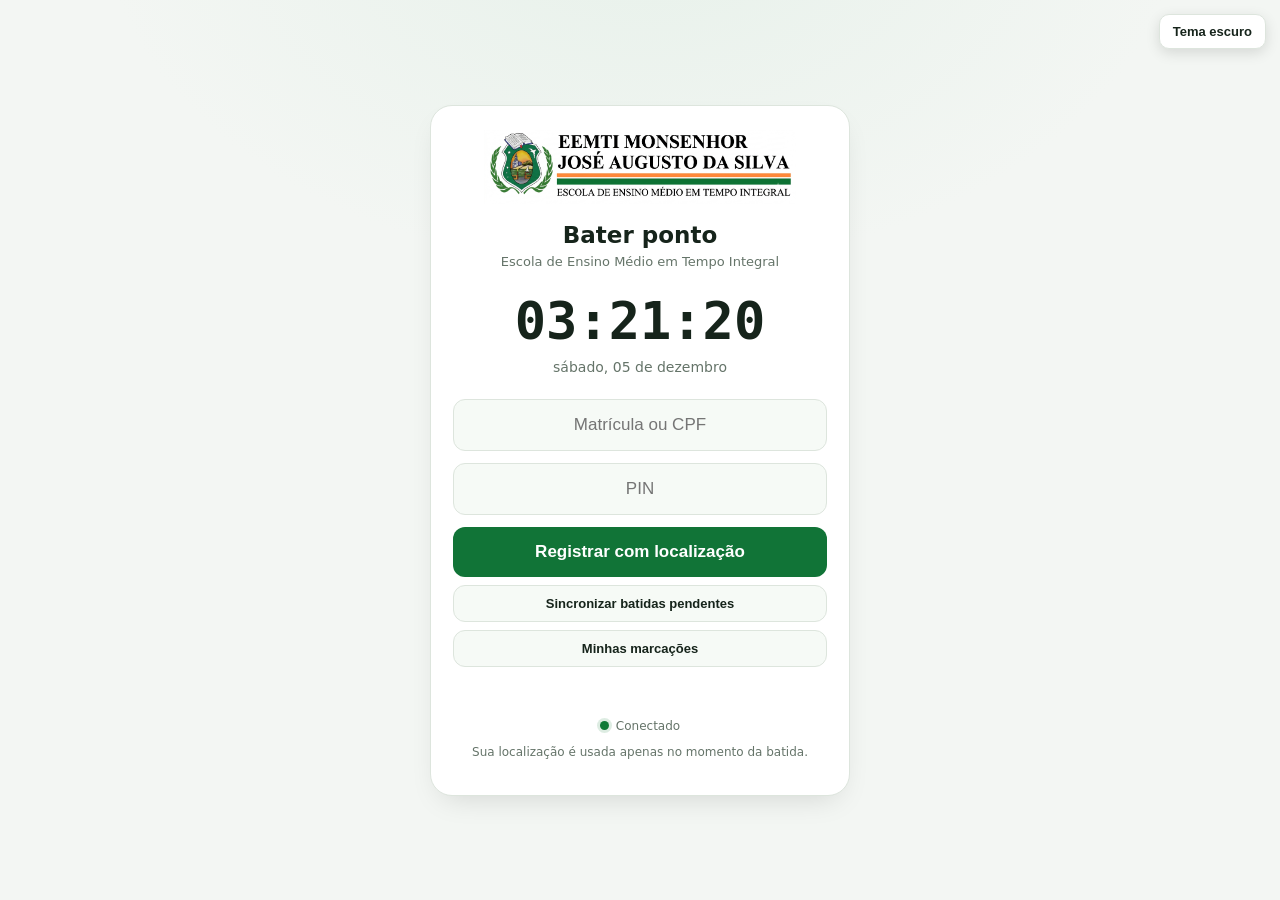
<file: index.html>
<!doctype html>
<html lang="pt-BR">
<head>
  <meta charset="utf-8">
  <meta name="viewport" content="width=device-width, initial-scale=1">
  <meta http-equiv="refresh" content="0; url=mobile.html">
  <title>EEMTI Ponto</title>
</head>
<body></body>
</html>
</file>
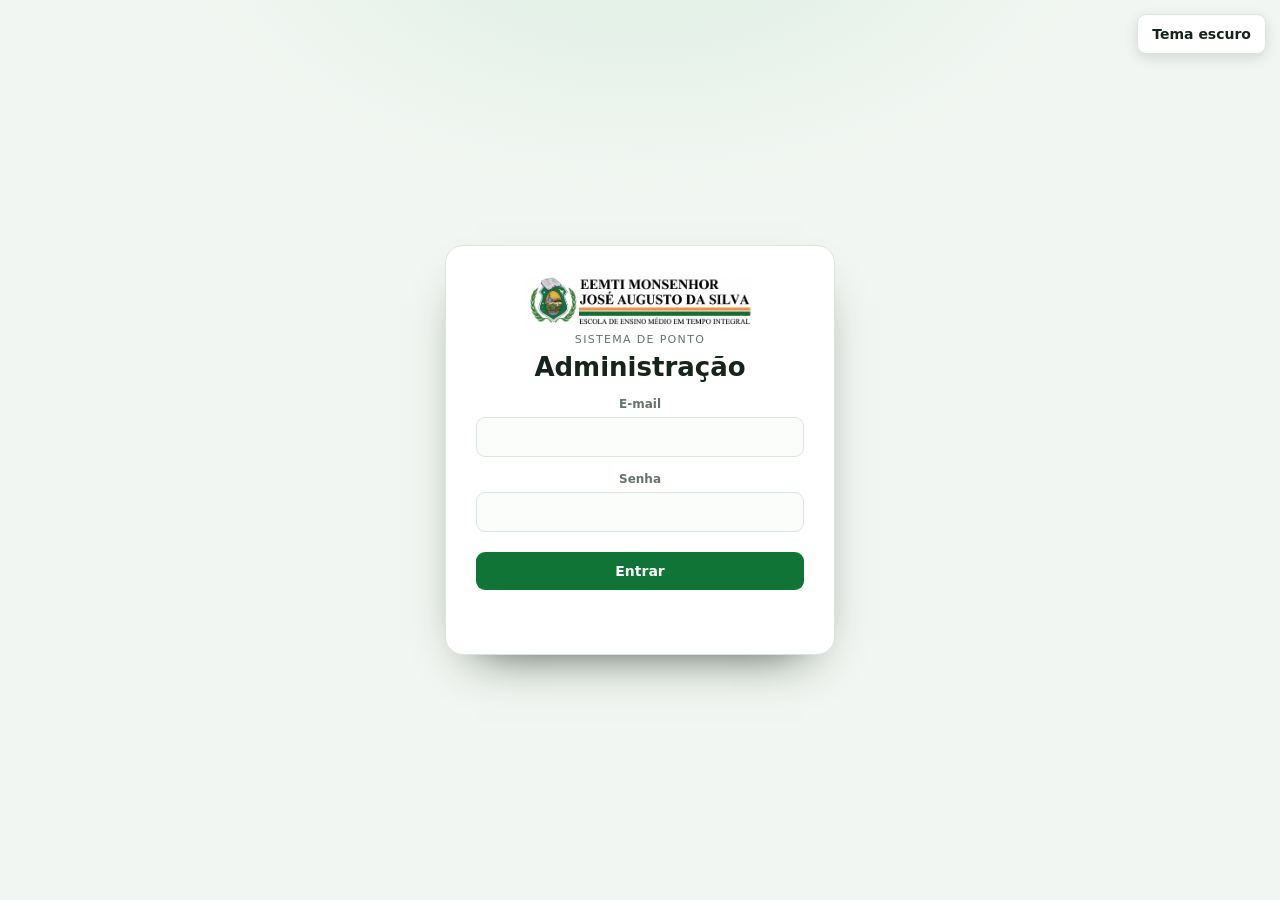
<file: admin.html>
<!doctype html>
<html lang="pt-BR">
<head>
  <meta charset="utf-8">
  <meta name="viewport" content="width=device-width, initial-scale=1">
  <meta name="theme-color" content="#117437">
  <link rel="stylesheet" href="app/admin.css?v=14">
  <title>Administração | EEMTI Ponto</title>
</head>
<body>
  <main id="login-view" class="login-view">
    <button id="login-theme" class="theme-toggle" type="button">Tema escuro</button>
    <form id="login-form" class="login-card">
      <img src="assets/logo-eemti.png" alt="EEMTI Monsenhor José Augusto da Silva">
      <p class="eyebrow">Sistema de ponto</p>
      <h1>Administração</h1>
      <label for="email">E-mail</label>
      <input id="email" type="email" autocomplete="email" required>
      <label for="password">Senha</label>
      <input id="password" type="password" autocomplete="current-password" required>
      <button id="login-button" type="button">Entrar</button>
      <p id="login-message" class="message"></p>
    </form>
  </main>

  <main id="app-view" class="app-view" hidden>
    <aside>
      <img src="assets/logo-eemti.png" alt="EEMTI Monsenhor José Augusto da Silva">
      <p class="eyebrow">Administração</p>
      <nav>
        <button class="nav active" data-page="dashboard">Visão geral</button>
        <button class="nav" data-page="employees">Funcionários</button>
        <button class="nav" data-page="departments">Departamentos</button>
        <button class="nav" data-page="positions">Cargos</button>
        <button class="nav" data-page="schedules">Jornadas</button>
        <button class="nav" data-page="geofences">Geocercas</button>
        <button class="nav" data-page="espelho">Espelho de ponto</button>
        <button class="nav" data-page="resumo">Resumo mensal</button>
        <button class="nav" data-page="atrasos">Atrasos</button>
        <button class="nav" data-page="faltas">Faltas</button>
        <button class="nav" data-page="assiduidade">Assiduidade</button>
        <button class="nav" data-page="fora-cerca">Fora da cerca</button>
        <button class="nav" data-page="ausencias">Ausências</button>
        <button class="nav" data-page="ocorrencias">Ocorrências</button>
        <button class="nav" data-page="offline">Monitor offline</button>
        <button class="nav" data-page="batidas">Batidas</button>
        <button class="nav" data-page="manutencao">Manutenção de ponto</button>
        <button class="nav" data-page="holidays">Feriados</button>
        <button class="nav" data-page="motivos">Motivos</button>
        <button class="nav" data-page="profiles">Acessos</button>
        <button class="nav" data-page="opcoes">Opções</button>
      </nav>
      <div class="account"><strong id="account-name"></strong><button id="theme" class="link">Tema escuro</button><button id="logout" class="link">Sair</button></div>
    </aside>
    <section class="content">
      <header><div><p class="eyebrow" id="page-eyebrow">Administração</p><h1 id="page-title">Visão geral</h1></div><button id="refresh" class="secondary">Atualizar</button></header>
      <p id="app-message" class="message"></p>

      <section id="dashboard-page" class="page active">
        <div class="kpis">
          <article><strong id="total-employees">0</strong><span>Funcionários ativos</span></article>
          <article><strong id="today-punches">0</strong><span>Batidas hoje</span></article>
          <article><strong id="outside-punches">0</strong><span>Fora da geocerca hoje</span></article>
          <article><strong id="active-geofences">0</strong><span>Geocercas ativas</span></article>
        </div>
        <article class="panel"><h2>Últimas batidas</h2><div class="table-wrap"><table><thead><tr><th>Horário</th><th>Funcionário</th><th>Canal</th><th>Localização</th></tr></thead><tbody id="recent-punches"></tbody></table></div></article>
      </section>

      <section id="employees-page" class="page">
        <div class="two-columns">
          <form id="employee-form" class="panel"><h2>Cadastrar / editar funcionário</h2><div class="row employee-pair"><div><label>Matrícula *<input id="employee-enrollment" required></label></div><div><label>Nome *<input id="employee-name" required></label></div></div><div class="row"><div><label>CPF<input id="employee-cpf"></label></div><div><label>PIS<input id="employee-pis"></label></div><div><label>Sexo<select id="employee-sex"><option value="">—</option><option>Masculino</option><option>Feminino</option><option>Outro</option></select></label></div><div><label>Nascimento<input id="employee-birth" type="date"></label></div></div><div class="row employee-pair"><div><label>Departamento<select id="employee-department"></select></label></div><div><label>Cargo<select id="employee-position"></select></label></div></div><div class="row"><div><label>Jornada<select id="employee-schedule"></select></label></div><div><label>Admissão<input id="employee-admission" type="date"></label></div><div><label>Salário<input id="employee-salary" type="number" step="0.01" min="0"></label></div><div><label>Situação<select id="employee-active"><option value="true">Ativo</option><option value="false">Inativo</option></select></label></div></div><div class="row employee-pair"><div><label>Código de barras<input id="employee-barcode"></label></div><div><label id="employee-pin-label">PIN<input id="employee-pin" type="password" inputmode="numeric" autocomplete="new-password" placeholder="Vazio = manter"></label></div></div><div class="row employee-pair"><div><label>Endereço<input id="employee-address"></label></div><div><label>Bairro<input id="employee-neighborhood"></label></div></div><div class="row"><div><label>Cidade<input id="employee-city"></label></div><div><label>CEP<input id="employee-cep"></label></div><div><label>Telefone<input id="employee-phone"></label></div><div><label>Celular<input id="employee-mobile"></label></div></div><div class="actions"><button>Salvar funcionário</button><button type="button" class="mini" data-action="clear-employee">Limpar</button></div></form>
          <article class="panel"><h2>Funcionários cadastrados</h2><div class="table-wrap"><table><thead><tr><th>Matrícula</th><th>Nome</th><th>Departamento</th><th>Status</th><th>Ações</th></tr></thead><tbody id="employees-list"></tbody></table></div></article>
        </div>
      </section>

      <section id="departments-page" class="page">
        <div class="two-columns">
          <form id="department-form" class="panel"><h2>Novo departamento</h2><input type="hidden" id="department-id"><label>Nome<input id="department-name" required></label><button>Salvar departamento</button></form>
          <article class="panel"><h2>Departamentos</h2><div class="table-wrap"><table><thead><tr><th>Nome</th><th>Funcionários</th><th>Ações</th></tr></thead><tbody id="departments-list"></tbody></table></div></article>
        </div>
      </section>

      <section id="positions-page" class="page">
        <div class="two-columns">
          <form id="position-form" class="panel"><h2>Novo cargo</h2><input type="hidden" id="position-id"><label>Nome<input id="position-name" required></label><button>Salvar cargo</button></form>
          <article class="panel"><h2>Cargos</h2><div class="table-wrap"><table><thead><tr><th>Nome</th><th>Funcionários</th><th>Ações</th></tr></thead><tbody id="positions-list"></tbody></table></div></article>
        </div>
      </section>

      <section id="schedules-page" class="page">
        <div class="two-columns">
          <form id="schedule-form" class="panel"><h2>Nova jornada</h2><input type="hidden" id="schedule-id"><label>Nome<input id="schedule-name" required></label><div class="row"><div><label>Entrada<input id="schedule-entry" type="time"></label></div><div><label>Saída<input id="schedule-exit" type="time"></label></div></div><div class="row"><div><label>Intervalo — início<input id="schedule-break-start" type="time"></label></div><div><label>Intervalo — fim<input id="schedule-break-end" type="time"></label></div></div><div class="row"><div><label>Carga diária (min)<input id="schedule-minutes" type="number" min="0" value="480"></label></div><div><label>Tolerância (min)<input id="schedule-tolerance" type="number" min="0" value="10"></label></div></div><button>Salvar jornada</button></form>
          <article class="panel"><h2>Jornadas</h2><div class="table-wrap"><table><thead><tr><th>Nome</th><th>Entrada</th><th>Saída</th><th>Intervalo</th><th>Carga</th><th>Tolerância</th><th>Ações</th></tr></thead><tbody id="schedules-list"></tbody></table></div></article>
        </div>
      </section>

      <section id="geofences-page" class="page">
        <div class="two-columns">
          <form id="geofence-form" class="panel"><h2>Nova geocerca</h2><label>Nome<input id="geofence-name" required></label><label>Latitude<input id="geofence-latitude" type="number" step="0.0000001" required></label><label>Longitude<input id="geofence-longitude" type="number" step="0.0000001" required></label><label>Raio em metros<input id="geofence-radius" type="number" min="1" required></label><button>Salvar geocerca</button></form>
          <article class="panel"><h2>Geocercas cadastradas</h2><div class="table-wrap"><table><thead><tr><th>Nome</th><th>Coordenadas</th><th>Raio</th><th>Status</th><th>Ações</th></tr></thead><tbody id="geofences-list"></tbody></table></div></article>
        </div>
      </section>

      <section id="espelho-page" class="page">
        <article class="panel"><h2>Espelho de ponto</h2><div class="row"><div><label>Funcionário<select id="espelho-employee"></select></label></div><div><label>Mês<input id="espelho-month" type="month"></label></div></div><div class="actions"><button id="espelho-run" class="secondary">Gerar espelho</button><button id="espelho-print" class="secondary">Imprimir / PDF</button><button id="espelho-csv" class="secondary">Exportar CSV</button></div><div class="table-wrap"><table id="espelho-table"><thead><tr><th>Data</th><th>Hora</th><th>Entrada prev.</th><th>Saída prev.</th><th>Intervalo</th><th>Origem</th><th>Cerca</th></tr></thead><tbody id="espelho-list"></tbody></table></div></article>
      </section>

      <section id="resumo-page" class="page">
        <article class="panel"><h2>Resumo mensal</h2><div class="row"><div><label>Mês<input id="resumo-month" type="month"></label></div></div><div class="actions"><button id="resumo-run" class="secondary">Gerar resumo</button><button id="resumo-print" class="secondary">Imprimir / PDF</button><button id="resumo-csv" class="secondary">Exportar CSV</button></div><div id="resumo-kpis" class="kpis"></div><div class="table-wrap"><table id="resumo-table"><thead><tr><th>Funcionário</th><th>Depto</th><th>Trab.</th><th>Faltas</th><th>Atrasos</th><th>Horas trab.</th><th>Horas esper.</th><th>Saldo</th></tr></thead><tbody id="resumo-list"></tbody></table></div><h2>Por departamento</h2><div class="table-wrap"><table id="resumo-deptos-table"><thead><tr><th>Departamento</th><th>Funcionários</th><th>Horas trabalhadas</th><th>Horas esperadas</th><th>% cumprido</th><th>Saldo</th></tr></thead><tbody id="resumo-deptos-list"></tbody></table></div></article>
      </section>

      <section id="atrasos-page" class="page">
        <article class="panel"><h2>Atrasos</h2><div class="row"><div><label>Início<input id="atrasos-start" type="date"></label></div><div><label>Fim<input id="atrasos-end" type="date"></label></div></div><div class="actions"><button id="atrasos-run" class="secondary">Gerar relatório</button><button id="atrasos-print" class="secondary">Imprimir / PDF</button><button id="atrasos-csv" class="secondary">Exportar CSV</button></div><div id="atrasos-kpis" class="kpis"></div><h2>Resumo por funcionário</h2><div class="table-wrap"><table id="atrasos-func-table"><thead><tr><th>Matrícula</th><th>Nome</th><th>Departamento</th><th>Dias com atraso</th><th>Minutos perdidos</th></tr></thead><tbody id="atrasos-func-list"></tbody></table></div><h2>Atrasos no período</h2><div class="table-wrap"><table id="atrasos-table"><thead><tr><th>Funcionário</th><th>Previsto</th><th>Data</th><th>Batida</th><th>Atraso</th></tr></thead><tbody id="atrasos-list"></tbody></table></div></article>
      </section>

      <section id="faltas-page" class="page">
        <article class="panel"><h2>Faltas</h2><div class="row"><div><label>Início<input id="faltas-start" type="date"></label></div><div><label>Fim<input id="faltas-end" type="date"></label></div></div><div class="actions"><button id="faltas-run" class="secondary">Gerar relatório</button><button id="faltas-print" class="secondary">Imprimir / PDF</button><button id="faltas-csv" class="secondary">Exportar CSV</button></div><div id="faltas-kpis" class="kpis"></div><h2>Resumo por funcionário</h2><div class="table-wrap"><table id="faltas-func-table"><thead><tr><th>Matrícula</th><th>Nome</th><th>Faltas</th><th>Abonadas</th><th>Não abonadas</th></tr></thead><tbody id="faltas-func-list"></tbody></table></div><h2>Faltas no período</h2><div class="table-wrap"><table id="faltas-table"><thead><tr><th>Data</th><th>Matrícula</th><th>Nome</th><th>Tipo</th><th>Situação</th></tr></thead><tbody id="faltas-list"></tbody></table></div></article>
      </section>

      <section id="assiduidade-page" class="page">
        <article class="panel"><h2>Assiduidade</h2><div class="row"><div><label>Funcionário<select id="assiduidade-employee"></select></label></div><div><label>Início<input id="assiduidade-start" type="date"></label></div><div><label>Fim<input id="assiduidade-end" type="date"></label></div></div><div class="actions"><button id="assiduidade-run" class="secondary">Gerar</button><button id="assiduidade-print" class="secondary">Imprimir / PDF</button><button id="assiduidade-csv" class="secondary">Exportar CSV</button></div><div class="table-wrap"><table id="assiduidade-table"><thead><tr><th>Indicador</th><th>Valor</th></tr></thead><tbody id="assiduidade-list"></tbody></table></div></article>
      </section>

      <section id="fora-cerca-page" class="page">
        <article class="panel"><h2>Batidas fora da cerca</h2><div class="row"><div><label>Início<input id="fora-cerca-start" type="date"></label></div><div><label>Fim<input id="fora-cerca-end" type="date"></label></div></div><div class="actions"><button id="fora-cerca-run" class="secondary">Gerar relatório</button><button id="fora-cerca-print" class="secondary">Imprimir / PDF</button><button id="fora-cerca-csv" class="secondary">Exportar CSV</button></div><div id="fora-cerca-kpis" class="kpis"></div><h2>Resumo por funcionário</h2><div class="table-wrap"><table id="fora-cerca-func-table"><thead><tr><th>Matrícula</th><th>Nome</th><th>Batidas fora</th></tr></thead><tbody id="fora-cerca-func-list"></tbody></table></div><h2>Batidas fora no período</h2><div class="table-wrap"><table id="fora-cerca-table"><thead><tr><th>Data</th><th>Hora</th><th>Matrícula</th><th>Nome</th><th>Origem</th><th>Distância</th></tr></thead><tbody id="fora-cerca-list"></tbody></table></div></article>
      </section>

      <section id="ausencias-page" class="page">
        <div class="two-columns">
          <form id="absence-form" class="panel"><h2>Registrar ausência</h2><input type="hidden" id="absence-id"><label>Matrícula ou CPF<input id="absence-enrollment" required></label><label>Data<input id="absence-date" type="date" required></label><label>Tipo<select id="absence-type"><option value="falta">Falta</option><option value="atestado">Atestado</option><option value="férias">Férias</option><option value="folga">Folga</option></select></label><label class="check"><input id="absence-excused" type="checkbox"> Abonada</label><label>Motivo<input id="absence-reason"></label><button>Salvar ausência</button><button type="button" class="mini" data-action="clear-absence">Novo / limpar</button></form>
          <article class="panel"><h2>Ausências registradas</h2><div class="table-wrap"><table><thead><tr><th>Data</th><th>Matrícula</th><th>Nome</th><th>Tipo</th><th>Abonada</th><th>Motivo</th><th>Ações</th></tr></thead><tbody id="absences-list"></tbody></table></div></article>
        </div>
      </section>

      <section id="ocorrencias-page" class="page">
        <div class="two-columns">
          <form id="occurrence-form" class="panel"><h2>Registrar ocorrência</h2><input type="hidden" id="occurrence-id"><label>Matrícula ou CPF<input id="occurrence-enrollment" required></label><label>Data<input id="occurrence-date" type="date" required></label><label>Tipo<input id="occurrence-type" placeholder="Ex.: advertência, elogio"></label><label>Descrição<input id="occurrence-description" required></label><button>Salvar ocorrência</button><button type="button" class="mini" data-action="clear-occurrence">Novo / limpar</button></form>
          <article class="panel"><h2>Ocorrências registradas</h2><div class="table-wrap"><table><thead><tr><th>Data</th><th>Matrícula</th><th>Nome</th><th>Tipo</th><th>Descrição</th><th>Registrado por</th><th>Ações</th></tr></thead><tbody id="occurrences-list"></tbody></table></div></article>
        </div>
      </section>

      <section id="motivos-page" class="page">
        <div class="two-columns">
          <form id="reason-form" class="panel"><h2>Cadastrar motivo</h2><input type="hidden" id="reason-id"><label>Descrição<input id="reason-description" required></label><label>Categoria<select id="reason-category"><option value="ajuste">Ajuste</option><option value="falta">Falta</option><option value="abono">Abono</option></select></label><label class="check"><input id="reason-active" type="checkbox" checked> Ativo</label><button>Salvar motivo</button><button type="button" class="mini" data-action="clear-reason">Novo / limpar</button></form>
          <article class="panel"><h2>Motivos</h2><div class="table-wrap"><table><thead><tr><th>Descrição</th><th>Categoria</th><th>Status</th><th>Ações</th></tr></thead><tbody id="reasons-list"></tbody></table></div></article>
        </div>
      </section>

      <section id="offline-page" class="page">
        <article class="panel"><h2>Monitor offline</h2><p class="muted">Batidas capturadas sem conexão e sincronizadas depois.</p><div class="actions"><button id="offline-print" class="secondary">Imprimir / PDF</button><button id="offline-csv" class="secondary">Exportar CSV</button></div><div class="table-wrap"><table id="offline-table"><thead><tr><th>Funcionário</th><th>Origem</th><th>Capturada em</th><th>Sincronizada em</th><th>Registro</th></tr></thead><tbody id="offline-list"></tbody></table></div></article>
      </section>

      <section id="batidas-page" class="page">
        <article class="panel"><h2>Batidas</h2><p class="muted">Lista e exclui batidas registradas (a exclusão fica registrada em ajustes).</p><div class="row"><div><label>Início<input id="batidas-start" type="date"></label></div><div><label>Fim<input id="batidas-end" type="date"></label></div></div><div class="actions"><button id="batidas-run" class="secondary">Listar batidas</button><button id="batidas-print" class="secondary">Imprimir / PDF</button><button id="batidas-csv" class="secondary">Exportar CSV</button></div><div class="table-wrap"><table id="batidas-table"><thead><tr><th>Data/hora</th><th>Funcionário</th><th>Origem</th><th>Offline</th><th>Cerca</th><th>Dist.</th><th>Status</th><th>Ações</th></tr></thead><tbody id="batidas-list"></tbody></table></div></article>
      </section>

      <section id="manutencao-page" class="page">
        <article class="panel"><h2>Incluir batida manual</h2><p class="muted">Corrige esquecimento de batida. Fica registrado em ajustes como inclusão manual.</p><div class="row"><div><label>Matrícula ou CPF<input id="manut-enrollment" required></label></div><div><label>Data e hora<input id="manut-datetime" type="datetime-local" required></label></div><div><label>Motivo<input id="manut-reason" placeholder="Ex.: esqueceu de bater"></label></div></div><div class="actions"><button id="manut-save" class="secondary">Incluir batida</button></div></article>
        <article class="panel"><h2>Batidas do funcionário</h2><div class="row"><div><label>Matrícula ou CPF<input id="manut-enrollment-list" required></label></div><div><label>De<input id="manut-start" type="date"></label></div><div><label>Até<input id="manut-end" type="date"></label></div></div><div class="actions"><button id="manut-run" class="secondary">Listar batidas</button><button id="manut-print" class="secondary">Imprimir / PDF</button><button id="manut-csv" class="secondary">Exportar CSV</button></div><div class="table-wrap"><table id="manut-table"><thead><tr><th>Data/hora</th><th>Funcionário</th><th>Origem</th><th>Offline</th><th>Cerca</th><th>Dist.</th><th>Status</th><th>Ações</th></tr></thead><tbody id="manut-list"></tbody></table></div></article>
      </section>

      <section id="holidays-page" class="page">
        <div class="two-columns">
          <form id="holiday-form" class="panel"><h2>Novo feriado</h2><label>Data<input id="holiday-date" type="date" required></label><label>Descrição<input id="holiday-description" required></label><label>Tipo<select id="holiday-type"><option value="national">Nacional</option><option value="municipal">Municipal</option><option value="school">Escolar</option></select></label><button>Salvar feriado</button></form>
          <article class="panel"><h2>Feriados</h2><div class="table-wrap"><table><thead><tr><th>Data</th><th>Descrição</th><th>Tipo</th><th>Ações</th></tr></thead><tbody id="holidays-list"></tbody></table></div></article>
        </div>
      </section>

      <section id="profiles-page" class="page">
        <div class="two-columns">
          <form id="profile-form" class="panel"><h2>Vincular acesso</h2><label>E-mail<input id="profile-email" type="email" required></label><label>Senha inicial (cria a conta no Supabase Auth, se não existir)<input id="profile-password" type="password" autocomplete="new-password"></label><div class="row"><div><label>Perfil<select id="profile-role"><option value="admin">Administrador</option><option value="operator">Operador</option></select></label></div><div><label>Nome de exibição<input id="profile-name"></label></div></div><label class="check"><input id="profile-active" type="checkbox" checked> Acesso ativo</label><button>Salvar acesso</button></form>
          <article class="panel"><h2>Acessos</h2><div class="table-wrap"><table><thead><tr><th>E-mail</th><th>Nome</th><th>Perfil</th><th>Status</th><th>Ações</th></tr></thead><tbody id="profiles-list"></tbody></table></div></article>
        </div>
        <article class="panel"><h2>Trocar minha senha</h2><div class="row"><div><label>Nova senha<input id="password-new" type="password" autocomplete="new-password"></label></div><div><label>Confirmar nova senha<input id="password-confirm" type="password" autocomplete="new-password"></label></div></div><button id="password-change" class="secondary" type="button">Atualizar minha senha</button></article>
      </section>

      <section id="opcoes-page" class="page">
        <article class="panel"><h2>Mensagem ao funcionário</h2><p class="muted">Aparece no Mobile e no Quiosque quando o funcionário bate o ponto.</p><label>Mensagem<input id="setting-message" placeholder="Ex.: Bom trabalho!"></label><button id="save-message" class="secondary" type="button">Salvar mensagem</button></article>
        <article class="panel"><h2>Parâmetros</h2><div class="row"><div><label>Tolerância padrão (min)<input id="setting-tolerance" type="number" min="0"></label></div><div><label>E-mail de alerta<input id="setting-alert-email" type="email" placeholder="nome@escola.com"></label></div></div><button id="save-parameters" class="secondary" type="button">Salvar parâmetros</button></article>
        <article class="panel"><h2>Parâmetros cadastrados</h2><div class="table-wrap"><table><thead><tr><th>Chave</th><th>Valor</th><th>Atualizado em</th></tr></thead><tbody id="settings-list"></tbody></table></div></article>
      </section>
    </section>
  </main>
  <script src="app/admin-config.js?v=1"></script>
  <script src="app/admin.js?v=17"></script>
</body>
</html>
</file>
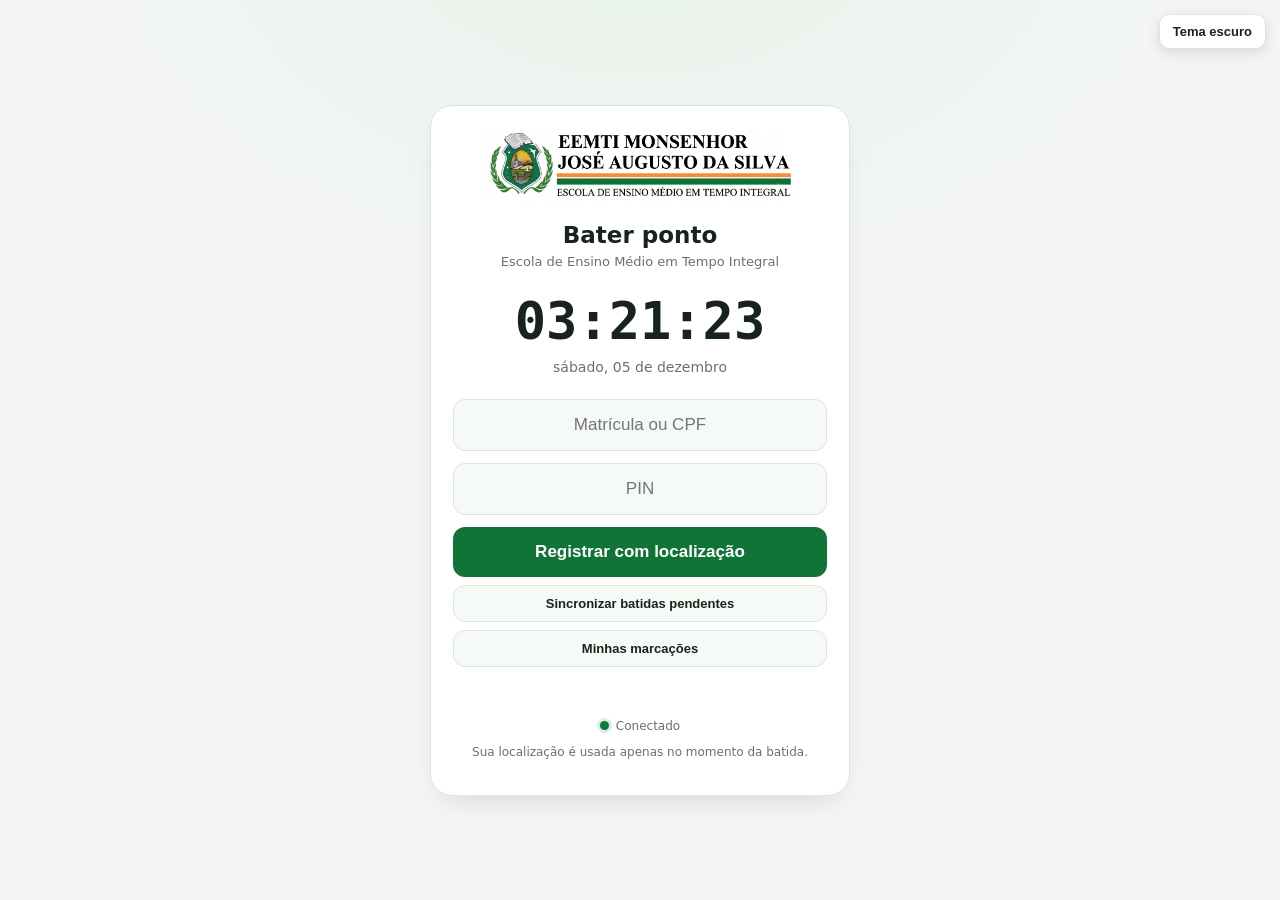
<file: mobile.html>
<!doctype html>
<html lang="pt-BR"><head><meta charset="utf-8"><meta name="viewport" content="width=device-width,initial-scale=1"><meta name="theme-color" content="#117437"><link rel="manifest" href="manifest.webmanifest"><link rel="stylesheet" href="app/styles.css?v=11"><title>Bater ponto</title></head>
<body data-channel="mobile"><button id="theme-toggle" class="theme-toggle" type="button">Tema escuro</button><main class="card"><img class="marca" src="assets/logo-eemti.png" alt="EEMTI Monsenhor José Augusto da Silva"><h1>Bater ponto</h1><div class="sub">Escola de Ensino Médio em Tempo Integral</div><div id="clock" class="clock"></div><div id="date" class="date"></div><input id="matricula" inputmode="numeric" placeholder="Matrícula ou CPF" autocomplete="off"><input id="pin" type="password" inputmode="numeric" placeholder="PIN" autocomplete="off"><button id="punch">Registrar com localização</button><button id="sync" class="secondary">Sincronizar batidas pendentes</button><button id="history-button" class="secondary">Minhas marcações</button><div id="feedback" class="feedback"></div><div id="history" class="history" hidden></div><div id="network" class="network"></div><p class="privacy">Sua localização é usada apenas no momento da batida.</p></main><script src="app/config.js?v=5"></script><script src="app/db.js?v=5"></script><script src="app/ponto.js?v=12"></script><script src="app/app.js?v=15"></script></body></html>
</file>
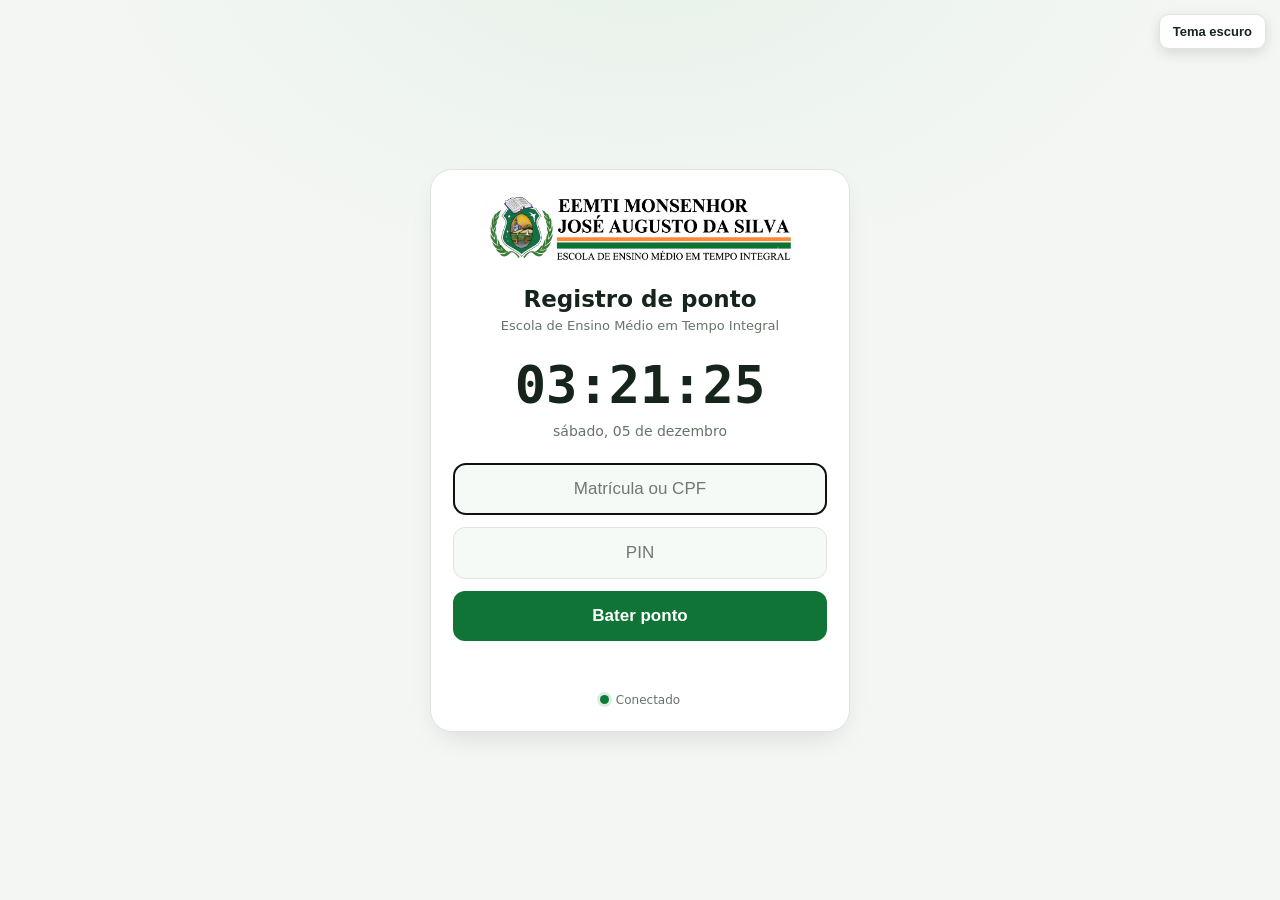
<file: quiosque.html>
<!doctype html>
<html lang="pt-BR"><head><meta charset="utf-8"><meta name="viewport" content="width=device-width,initial-scale=1"><meta name="theme-color" content="#117437"><link rel="manifest" href="manifest.webmanifest"><link rel="stylesheet" href="app/styles.css?v=10"><title>Registro de ponto</title></head>
<body data-channel="kiosk"><button id="theme-toggle" class="theme-toggle" type="button">Tema escuro</button><main class="card"><img class="marca" src="assets/logo-eemti.png" alt="EEMTI Monsenhor José Augusto da Silva"><h1>Registro de ponto</h1><div class="sub">Escola de Ensino Médio em Tempo Integral</div><div id="clock" class="clock"></div><div id="date" class="date"></div><input id="matricula" inputmode="numeric" placeholder="Matrícula ou CPF" autocomplete="off" autofocus><input id="pin" type="password" inputmode="numeric" placeholder="PIN" autocomplete="off"><button id="punch">Bater ponto</button><div id="feedback" class="feedback"></div><div id="network" class="network"></div></main><script src="app/config.js?v=5"></script><script src="app/db.js?v=5"></script><script src="app/ponto.js?v=11"></script><script src="app/app.js?v=14"></script></body></html>
</file>
<file: app/admin.css>
:root{--bg:#f2f6f2;--panel:#fff;--side:#123c26;--ink:#15251b;--muted:#66756b;--line:#dbe5dc;--green:#117437;--soft:#e7f2e9;--red:#b42318}*{box-sizing:border-box}[hidden]{display:none!important}body{margin:0;background:var(--bg);color:var(--ink);font:14px system-ui,sans-serif}.login-view{min-height:100vh;display:grid;place-items:center;padding:24px;background:radial-gradient(800px 480px at 50% -10%,#dcefe2,var(--bg) 60%)}.login-card{width:min(100%,390px);padding:30px;border:1px solid var(--line);border-radius:18px;background:var(--panel);box-shadow:0 22px 50px -30px #17291c}.login-card img,aside img{width:100%;height:54px;object-fit:contain;object-position:left}.eyebrow{margin:0 0 6px;color:var(--muted);font-size:11px;letter-spacing:.12em;text-transform:uppercase}h1{margin:0;font-size:26px}h2{margin:0 0 18px;font-size:16px}label{display:block;margin:15px 0 0;color:var(--muted);font-size:12px;font-weight:600}input,select,button{font:inherit}input,select{width:100%;margin-top:6px;padding:11px;border:1px solid var(--line);border-radius:9px;background:#fbfdfb;color:var(--ink)}button{border:0;border-radius:9px;padding:11px 14px;background:var(--green);color:#fff;font-weight:700;cursor:pointer}.login-card button{width:100%;margin-top:20px}.message{min-height:20px;margin:14px 0 0;color:var(--red)}.app-view{min-height:100vh;display:grid;grid-template-columns:230px minmax(0,1fr)}aside{padding:28px 18px;background:var(--side);color:#fff;display:flex;flex-direction:column}aside .eyebrow{color:#b7d2c0;margin-top:22px}nav{display:grid;gap:5px;margin-top:22px}.nav{background:transparent;text-align:left;color:#d7e7db}.nav.active,.nav:hover{background:#246140;color:#fff}.account{margin-top:auto;border-top:1px solid #37704f;padding:16px 5px 0}.account strong{display:block;overflow:hidden;text-overflow:ellipsis}.link{background:transparent;padding:7px 0;color:#d7e7db}.content{max-width:1280px;width:100%;padding:34px;margin:0 auto}header{display:flex;justify-content:space-between;align-items:center;margin-bottom:24px}.secondary{background:var(--panel);color:var(--ink);border:1px solid var(--line)}.page{display:none}.page.active{display:block}.kpis{display:grid;grid-template-columns:repeat(4,minmax(0,1fr));gap:14px;margin-bottom:18px}.kpis article,.panel{background:var(--panel);border:1px solid var(--line);border-radius:14px;padding:20px}.kpis strong{display:block;font-size:30px;color:var(--green)}.kpis span{display:block;margin-top:5px;color:var(--muted);font-size:12px}.two-columns{display:grid;grid-template-columns:minmax(340px,.8fr) minmax(360px,1.2fr);gap:18px}.table-wrap{overflow:auto}table{width:100%;border-collapse:collapse}th,td{text-align:left;padding:10px 7px;border-bottom:1px solid var(--line)}th{color:var(--muted);font-size:11px;letter-spacing:.06em;text-transform:uppercase}td{white-space:nowrap}.badge{display:inline-block;padding:3px 8px;border-radius:99px;background:var(--soft);color:var(--green);font-size:12px}.badge.off{background:#fbeaec;color:var(--red)}.muted{color:var(--muted)}.danger{color:var(--red)}.row{display:flex;gap:12px}.row>div{flex:1}.actions{display:flex;gap:8px;flex-wrap:wrap;margin:14px 0 4px}.actions .secondary{margin:0}.check{display:flex;align-items:center;gap:8px;font-weight:600}.check input{width:auto;margin:0;accent-color:var(--green)}.secondary{margin:16px 0 4px;background:var(--soft);color:var(--green)}.mini{margin:2px 4px 2px 0;padding:6px 10px;font-size:12px}.mini.danger{background:#fbeaec;color:var(--red)}@media print{body{background:#fff}aside,header,#app-message,.actions,.kpis,.mini,.secondary{display:none!important}.app-view{display:block!important}.content{max-width:none;padding:0}.page{display:none!important}.page.active{display:block!important}.panel{border:0;padding:0}.two-columns{display:block}th,td{white-space:normal;font-size:12px}}@media(max-width:780px){.app-view{display:block}aside{min-height:auto;padding:18px}aside img{height:42px}aside .eyebrow{display:none}nav{display:flex;overflow:auto;margin-top:14px}.nav{white-space:nowrap}.account{display:flex;align-items:center;gap:12px;margin-top:14px;padding-top:12px}.content{padding:22px 16px}.kpis,.two-columns{grid-template-columns:1fr}header{align-items:flex-start}.kpis{gap:10px}.kpis article{padding:15px}}
html[data-theme='dark']{--bg:#0f1512;--panel:#18211b;--ink:#e7efe9;--muted:#92a69a;--line:#263329;--green:#3ecf7e;--soft:#1e3a2a;--red:#f87171}html[data-theme='dark'] .login-view{background:radial-gradient(800px 480px at 50% -10%,#18251d,var(--bg) 60%)}html[data-theme='dark'] input,html[data-theme='dark'] select{background:#101813;border-color:#2b3a30;color:var(--ink)}html[data-theme='dark'] .secondary,html[data-theme='dark'] .mini{background:var(--soft);color:var(--green)}html[data-theme='dark'] .mini.danger{background:rgba(248,113,113,.14);color:var(--red)}.theme-toggle{position:fixed;top:14px;right:14px;z-index:10;background:var(--panel);color:var(--ink);border:1px solid var(--line);box-shadow:0 4px 14px rgba(0,0,0,.12)}
.content{max-width:1680px}#employees-page .two-columns{grid-template-columns:minmax(640px,1fr) minmax(520px,1.1fr)}#employee-form .row{display:grid!important;grid-template-columns:repeat(4,minmax(0,1fr));gap:12px}#employee-form .row>div{display:block;min-width:0;width:auto;flex:none}#employee-form .employee-pair>div{grid-column:span 2}#employee-pin::placeholder{color:transparent}html[data-theme='dark'] input[type="date"]::-webkit-calendar-picker-indicator{filter:invert(1);opacity:1}.login-card{text-align:center}.login-card img{object-position:center}.login-card label{text-align:center}.login-card input{text-align:left}@media(max-width:780px){#employees-page .two-columns{display:block}#employee-form .row{grid-template-columns:repeat(2,minmax(0,1fr))}#employee-form .employee-pair>div{grid-column:span 1}}
</file>
<file: app/styles.css>
:root{--bg:#f3f6f3;--card:#fff;--side:#f6faf6;--border:#dde5dd;--text:#16241b;--muted:#657469;--accent:#117437;--ok:#0f7a37;--warn:#b45309;--err:#dc2626}*{box-sizing:border-box}body{margin:0;min-height:100vh;display:flex;align-items:center;justify-content:center;padding:18px;background:radial-gradient(900px 600px at 50% -10%,#e7f1ea 0%,var(--bg) 60%);font-family:system-ui,sans-serif;color:var(--text)}.card{width:100%;max-width:420px;padding:24px 22px;border:1px solid var(--border);border-radius:22px;background:var(--card);text-align:center;box-shadow:0 12px 30px -12px rgba(0,0,0,.15)}.marca{width:100%;height:74px;object-fit:contain;object-position:center;margin:0 0 14px}h1{font-size:23px;margin:0 0 6px}.sub{font-size:13px;color:var(--muted);margin-bottom:22px}.clock{font:600 52px ui-monospace,monospace}.date{font-size:14px;color:var(--muted);margin:8px 0 24px}input,button{width:100%;border-radius:12px;padding:15px;font-size:17px}input{border:1px solid var(--border);background:var(--side);margin-bottom:12px;text-align:center;color:var(--text)}button{border:0;background:var(--accent);color:#fff;font-weight:600;cursor:pointer}button:disabled{opacity:.55}.secondary{margin-top:8px;background:var(--side);border:1px solid var(--border);color:var(--text);font-size:13px;padding:10px}.feedback{min-height:25px;margin-top:15px;line-height:1.4}.ok{color:var(--ok)}.warn{color:var(--warn)}.error{color:var(--err)}.network{margin-top:12px;font-size:12px;color:var(--muted);display:flex;align-items:center;justify-content:center;gap:7px}.network::before{content:"";width:9px;height:9px;border-radius:50%;background:var(--muted);box-shadow:0 0 0 3px rgba(101,116,105,.12)}.network.online::before{background:var(--ok);box-shadow:0 0 0 3px rgba(15,122,55,.14)}.network.offline::before{background:var(--err);box-shadow:0 0 0 3px rgba(220,38,38,.14)}body[data-channel="quiosque"] .card{max-width:560px;padding:32px 34px}body[data-channel="quiosque"] .marca{height:96px;margin-bottom:18px}body[data-channel="quiosque"] h1{font-size:28px}body[data-channel="quiosque"] .sub{font-size:15px;margin-bottom:28px}body[data-channel="quiosque"] .clock{font-size:68px}body[data-channel="quiosque"] .date{font-size:16px;margin-bottom:28px}body[data-channel="quiosque"] input,body[data-channel="quiosque"] button{padding:18px;font-size:20px}@media(max-width:620px){body[data-channel="quiosque"] .card{padding:24px 22px}body[data-channel="quiosque"] .marca{height:74px}body[data-channel="quiosque"] .clock{font-size:52px}body[data-channel="quiosque"] input,body[data-channel="quiosque"] button{padding:15px;font-size:17px}}.hidden{display:none}
html[data-theme='dark']{--bg:#0f1512;--card:#18211b;--side:#101813;--border:#263329;--text:#e7efe9;--muted:#92a69a;--accent:#3ecf7e;--ok:#4ade80;--warn:#fbbf24;--err:#f87171}html[data-theme='dark'] body{background:radial-gradient(900px 600px at 50% -10%,#18251d 0%,var(--bg) 60%)}html[data-theme='dark'] input{background:#101813;border-color:#2b3a30;color:var(--text)}html[data-theme='dark'] input::placeholder{color:#5c6f63}html[data-theme='dark'] .secondary{background:#223026;color:#dbe7de}.theme-toggle,body[data-channel="quiosque"] .theme-toggle{position:fixed;top:14px;right:14px;z-index:20;width:auto;padding:9px 13px;font-size:13px;border-radius:10px;background:var(--card);color:var(--text);border:1px solid var(--border);box-shadow:0 4px 14px rgba(0,0,0,.12)}.aviso{display:block;margin-top:6px;color:var(--green);font-weight:500}.privacy{margin-top:12px;font-size:12px;color:var(--muted)}.history{margin-top:16px;padding:14px;text-align:left;border:1px solid var(--border);border-radius:12px;background:var(--side)}.history strong{display:block;text-align:center;margin-bottom:8px}.history p{margin:8px 0 0;text-align:center;color:var(--muted)}.history-row{display:flex;justify-content:space-between;gap:10px;padding:8px 0;border-top:1px solid var(--border);font-size:13px}.history-row span:last-child{color:var(--muted)}
</file>
